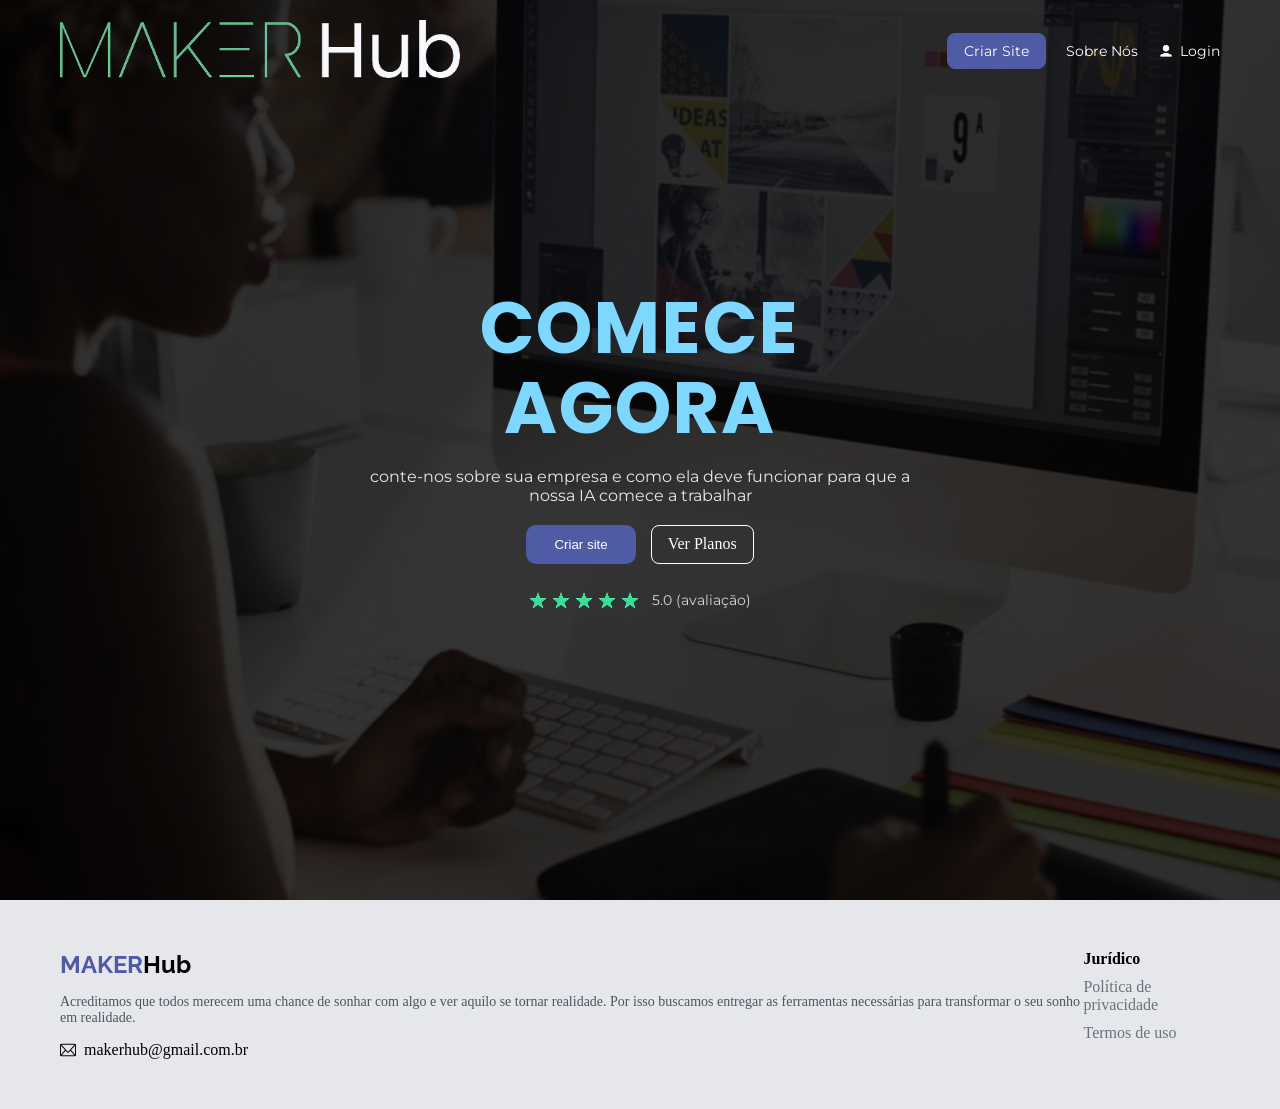
<file: index.html>
<!DOCTYPE html>
<html lang="pt-BR">
<head>
  <meta charset="UTF-8">
  <meta name="viewport" content="width=device-width, initial-scale=1.0">
  <title>Maker Hub</title>

  <link rel="preconnect" href="https://fonts.googleapis.com">
  <link rel="preconnect" href="https://fonts.gstatic.com" crossorigin>

  <link href="https://fonts.googleapis.com/css2?family=Raleway:wght@400;700&display=swap" rel="stylesheet">
  <link href="https://fonts.googleapis.com/css2?family=Poppins:wght@600;700&display=swap" rel="stylesheet">
  <link href="https://fonts.googleapis.com/css2?family=Montserrat:wght@400;500&display=swap" rel="stylesheet">

  <link rel="stylesheet" href="./style.css">
</head>

<body>

  <header class="navbar">
    <div class="logo">
      <img src="./images/logo.png" alt="Logo">
    </div>

    <nav>

      <a href="#" class="btn" id="navCreateSite">
        Criar Site
      </a>

      <a href="./pages/plano.html" class="btn hidden" id="navPlans">
        Ver Planos
      </a>

      <a href="#" id="navAbout">
        Sobre Nós
      </a>

      <a href="#" class="login" id="navLogin">
        <img src="./images/User.png" alt="user">
        <span id="navLoginText">Login</span>
      </a>

    </nav>
  </header>

  <section class="hero">
    <div class="overlay"></div>

    <div class="content">

      <h1>COMECE AGORA</h1>

      <p>
        conte-nos sobre sua empresa e como ela deve funcionar para que a nossa IA comece a trabalhar
      </p>

      <div class="hero-buttons">
        <button id="ctaBtn">Criar site</button>

        <a href="./pages/plano.html" class="btn-outline" id="heroPlansBtn">
          Ver Planos
        </a>
      </div>

      <div class="rating">
        <img src="./images/Star.png" alt="">
        <img src="./images/Star.png" alt="">
        <img src="./images/Star.png" alt="">
        <img src="./images/Star.png" alt="">
        <img src="./images/Star.png" alt="">
        <span>5.0 (avaliação)</span>
      </div>

      <div class="generator hidden" id="generatorBox">

        <textarea placeholder="quero um site sobre..."></textarea>

        <div class="generator-footer">
          <span id="charCount">0 / 500 caracteres</span>
          <button class="generate-btn">Gerar site</button>
        </div>

      </div>

      <div class="examples-container hidden" id="examplesBox">

        <p class="examples-title">EXEMPLOS</p>

        <div class="examples">
          <div>Uma clínica odontológica moderna com agendamento online</div>
          <div>Loja de roupas femininas com catálogo e carrinho</div>
          <div>Portfólio para fotógrafo freelance com galeria</div>
          <div>Academia de ginástica com planos e depoimentos</div>
        </div>

      </div>

    </div>
  </section>

  <footer class="footer" id="footerSection">
    <div class="footer-container">

      <div class="footer-left">
        <h2>MAKER<span>Hub</span></h2>

        <p>
          Acreditamos que todos merecem uma chance de sonhar com algo e ver aquilo se tornar realidade.
          Por isso buscamos entregar as ferramentas necessárias para transformar o seu sonho em realidade.
        </p>

        <div class="email">
          <img src="./images/email.png" alt="email">
          <span>makerhub@gmail.com.br</span>
        </div>
      </div>

      <div class="footer-right">
        <h4>Jurídico</h4>
        <a href="#">Política de privacidade</a>
        <a href="#">Termos de uso</a>
      </div>

    </div>
  </footer>

<div class="login-modal hidden" id="loginModal">
  <div class="login-box">

    <h2 id="modalTitle">Crie sua conta</h2>

    <button class="social-btn">
      <img src="./images/google.png" alt="">
      Continuar com Google
    </button>

    <div class="divider">
      <span></span>
      <p>ou</p>
      <span></span>
    </div>

    <label>Email</label>
    <input type="email" placeholder="Digite seu email">

    <div id="passwordGroup">
      <label>Senha</label>
      <input type="password" placeholder="Digite sua senha">
    </div>

    <button id="finishLogin">Concluir cadastro</button>

    <div class="login-footer">
      <span id="footerText">Já tem uma conta?</span>
      <a href="#" id="switchMode">Entrar</a>
    </div>

  </div>
</div>

  <script src="./script.js"></script>

</body>
</html>
</file>
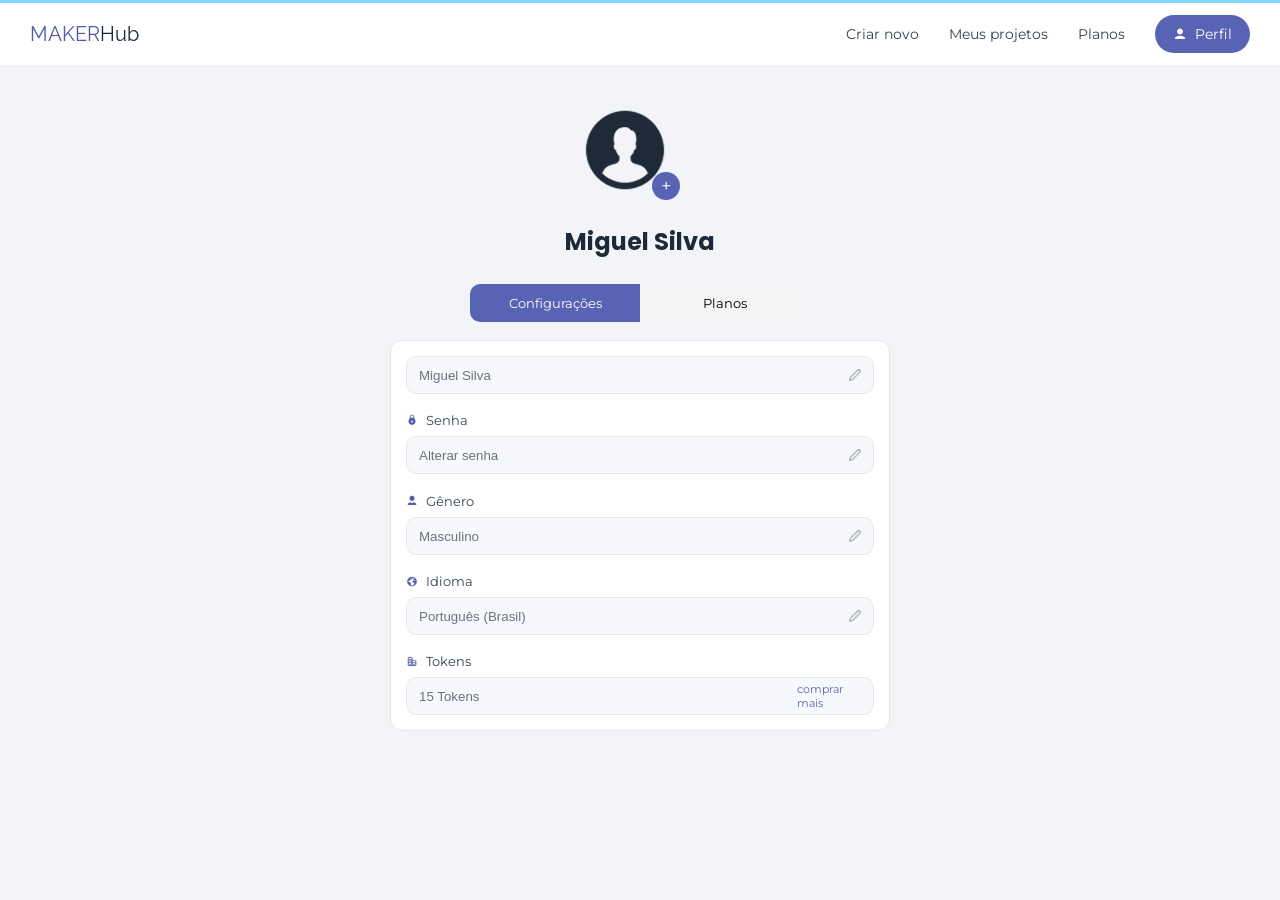
<file: pages/perfil.html>
<!DOCTYPE html>
<html lang="pt-BR">
<head>
  <meta charset="UTF-8">
  <meta name="viewport" content="width=device-width, initial-scale=1.0">
  <title>Perfil | Maker Hub</title>

  <link rel="preconnect" href="https://fonts.googleapis.com">
  <link rel="preconnect" href="https://fonts.gstatic.com" crossorigin>

  <link href="https://fonts.googleapis.com/css2?family=Raleway:wght@700&display=swap" rel="stylesheet">
  <link href="https://fonts.googleapis.com/css2?family=Poppins:wght@600;700&display=swap" rel="stylesheet">
  <link href="https://fonts.googleapis.com/css2?family=Montserrat:wght@400;500&display=swap" rel="stylesheet">

  <link rel="stylesheet" href="./perfil.css">
</head>
<body>

<header class="navbar">

  <div class="logo">
    MAKER<span>Hub</span>
  </div>

  <nav>
    <a href="../index.html">Criar novo</a>

    <a href="./projeto.html">Meus projetos</a>

    <a href="./plano.html">Planos</a>

    <a href="#" class="profile-btn">
      <img src="../images/User.png">
      Perfil
    </a>
  </nav>

</header>


<main class="profile-page">

  <div class="profile-top">

    <div class="profile-photo">
      <img src="../images/Profile.png">
      <div class="plus">+</div>
    </div>

    <h2>Miguel Silva</h2>

  </div>


  <div class="tabs">
    <button class="active">Configurações</button>

    <button onclick="window.location.href='plano.html'">
      Planos
    </button>
  </div>


  <div class="settings-box">

    <div class="field">
      <input value="Miguel Silva">
      <img class="edit" src="../images/editor.png">
    </div>


    <div class="label">
      <img src="../images/senha.png">
      Senha
    </div>

    <div class="field">
      <input value="Alterar senha">
      <img class="edit" src="../images/editor.png">
    </div>


    <div class="label">
      <img src="../images/usuario.png">
      Gênero
    </div>

    <div class="field">
      <input value="Masculino">
      <img class="edit" src="../images/editor.png">
    </div>


    <div class="label">
      <img src="../images/idioma.png">
      Idioma
    </div>

    <div class="field">
      <input value="Português (Brasil)">
      <img class="edit" src="../images/editor.png">
    </div>


    <div class="label">
      <img src="../images/token.png">
      Tokens
    </div>

    <div class="field">
      <input value="15 Tokens">
      <a href="plano.html">comprar mais</a>
    </div>

  </div>

</main>

</body>
</html>
</file>
<file: style.css>
* {
  margin: 0;
  padding: 0;
  box-sizing: border-box;
}

:root {
  --primary: #505ba6;
  --blue: #7ed7ff;
  --dark: #1f2937;
  --green: #3ddc97;

  --font-logo: "Raleway", sans-serif;
  --font-title: "Poppins", sans-serif;
  --font-text: "Montserrat", sans-serif;
}

.navbar {
  position: absolute;
  top: 0;
  width: 100%;
  padding: 20px 60px;
  display: flex;
  justify-content: space-between;
  align-items: center;
  z-index: 10;
}

.logo img {
  width: 400px;
  height: 58px;
}

nav {
  display: flex;
  gap: 20px;
  align-items: center;
}

nav a {
  color: white;
  text-decoration: none;
  font-family: var(--font-text);
  font-size: 14px;
}

.btn {
  background: var(--primary);
  padding: 8px 16px;
  border-radius: 8px;
}

.btn:hover {
  background: #3f4890;
}

.login {
  display: flex;
  align-items: center;
  gap: 6px;
}

.login img {
  width: 16px;
}

.hero {
  height: 100vh;
  background: url("images/imagem1.png") center/cover no-repeat;
  position: relative;
  display: flex;
  align-items: center;
  justify-content: center;
}

.overlay {
  position: absolute;
  width: 100%;
  height: 100%;
  background: rgba(0,0,0,0.55);
}

.content {
  position: relative;
  text-align: center;
  color: white;
  max-width: 600px;
  padding: 20px;
  z-index: 2;
}

.content h1 {
  font-family: var(--font-title);
  font-size: 72px;
  color: var(--blue);
  line-height: 1.1;
  letter-spacing: 2px; 
}

.content p {
  margin: 20px 0;
  font-family: var(--font-text);
  color: #e5e7eb;
}

.hero-buttons {
  display: flex;
  justify-content: center;
  gap: 15px;
  margin-top: 15px;
}

.content button {
  padding: 12px 28px;
  border-radius: 10px;
  cursor: pointer;
  border: none;
}

#ctaBtn {
  background: var(--primary);
  color: white;
}

.btn {
  background: var(--primary);
  padding: 8px 16px;
  border-radius: 8px;
  border: 1px solid var(--primary);

  transition: 0.3s;
}

.btn:hover {
  background: #3f4890;
}

#navPlans,
#heroPlansBtn {
  background: transparent;
  padding: 8px 16px;
  border-radius: 8px;
  border: 1px solid white;
  color: white;

  transition: 0.3s;
  text-decoration: none;
}

#navPlans:hover,
#heroPlansBtn:hover {
  background: rgba(255,255,255,0.15);
}

.btn-outline {
  background: transparent;
  border: 1px solid white;
}

.rating {
  margin-top: 25px;

  display: flex;
  justify-content: center;
  align-items: center;
  gap: 5px;

  font-family: var(--font-text);
}

.rating img {
  width: 18px;
}

.rating span {
  margin-left: 8px;
  font-size: 14px;
  color: #d1d5db;
}

.footer {
  background: #e5e7eb;
  padding: 50px 60px;
}

.footer-container {
  display: flex;
  justify-content: space-between;
  max-width: 1200px;
  margin: 0 auto;
}

.footer-left h2 {
  font-family: var(--font-logo);
  color: var(--primary);
}

.footer-left span {
  color: black;
}

.footer-left p {
  margin: 15px 0;
  font-size: 14px;
  color: #4b5563;
}

.email {
  display: flex;
  gap: 8px;
}

.email img {
  width: 16px;
}

.footer-right {
  display: flex;
  flex-direction: column;
  gap: 10px;
}

.footer-right a {
  text-decoration: none;
  color: #6b7280;
}

.footer-right a:hover {
  color: var(--primary);
}

.hidden {
  display: none;
}

.generator {
  margin-top: 30px;
  background: rgba(255, 255, 255, 0.97); 
  border-radius: 20px;
  padding: 25px;
  text-align: left;
  backdrop-filter: blur(10px);
}

.generator textarea {
  width: 100%;
  height: 120px;
  border: none;
  outline: none;
  resize: none;

  font-family: var(--font-title); 
  font-size: 15px;
  color: #1f2937;

  background: transparent;
}

.generator textarea::placeholder {
  color: #9ca3af;
  font-family: var(--font-title);
}

.generator-footer {
  display: flex;
  justify-content: space-between;
  align-items: center;
  margin-top: 10px;
  font-size: 12px;
  color: #6b7280;
}

.generate-btn {
  background: #a5accf;
  color: white;
  border: none;
  padding: 10px 20px;
  border-radius: 20px;
  cursor: not-allowed;
  opacity: 0.6;
  transition: 0.3s;
}

.generate-btn.active {
  background: #505ba6; 
  cursor: pointer;
  opacity: 1;
}

.generate-btn.active:hover {
  background: #3f4890;
}

.examples-title {
  text-align: center;
  margin: 20px 0 10px;
  font-size: 12px;
  color: #6b7280;
}

.examples {
  display: grid;
  grid-template-columns: 1fr 1fr;
  gap: 10px;
}

.examples div {
  background: rgba(255, 255, 255, 0.2);
  border: 1px solid rgba(255, 255, 255, 0.3);
  padding: 12px;
  border-radius: 12px;

  font-size: 13px;
  color: rgb(219, 218, 218);

  font-family: var(--font-title); 
  backdrop-filter: blur(6px);
  transition: 0.3s;
}

.examples div:hover {
  background: rgba(255, 255, 255, 0.35);
  cursor: pointer;
}

.login-modal {
  position: fixed;
  inset: 0;
  background: rgba(0,0,0,.55);
  display: flex;
  justify-content: center;
  align-items: center;
  z-index: 999;
}

.login-box {
  width: 380px;
  background: #f4f4f6;
  border-radius: 18px;
  padding: 30px;
}

.login-box h2 {
  text-align: center;
  margin-bottom: 25px;
  color: #505ba6;
  font-family: var(--font-title);
  font-size: 32px;
}

.social-btn {
  width: 100%;
  height: 52px;
  border: 1px solid #d7d7d7;
  background: transparent;
  border-radius: 10px;
  margin-bottom: 15px;

  display: flex;
  align-items: center;
  justify-content: center;
  gap: 10px;

  cursor: pointer;

  font-family: var(--font-text);
  font-size: 14px;
}

.social-btn img {
  width: 22px;
}

.divider {
  display: flex;
  align-items: center;
  gap: 10px;
  margin: 15px 0;
}

.divider span {
  flex: 1;
  height: 1px;
  background: #d6d6d6;
}

.divider p {
  color: #8b8b8b;
  font-size: 13px;
  margin: 0;
}

.login-box label {
  display: block;
  margin-top: 12px;
  margin-bottom: 6px;

  font-family: var(--font-text);
  font-size: 14px;
  color: #555;
}

.login-box input {
  width: 100%;
  height: 42px;
  border: 1px solid #d9d9d9;
  border-radius: 8px;
  padding-left: 12px;
  outline: none;
}

#finishLogin {
  width: 100%;
  margin-top: 18px;
  height: 44px;
  background: #505ba6;
  color: white;
  border: none;
  border-radius: 8px;
  cursor: pointer;

  font-family: var(--font-title);
}

.login-footer {
  text-align: center;
  margin-top: 12px;
  font-size: 13px;
  color: #777;
}

.login-footer a {
  color: #505ba6;
  text-decoration: none;
}

.hidden {
  display: none;
}

#heroPlansBtn {
  display: inline-flex;
  align-items: center;
  justify-content: center;
  text-decoration: none;
}

@media (max-width: 768px) {

  body {
    overflow-x: hidden;
  }

  .navbar {
    padding: 20px;
    flex-direction: column;
    gap: 20px;
  }

  .logo img {
    width: 220px;
    height: auto;
  }

  nav {
    flex-wrap: wrap;
    justify-content: center;
    gap: 12px;
  }

  nav a {
    font-size: 13px;
  }

  .btn {
    padding: 8px 14px;
  }

  .hero {
    min-height: 100vh;
    padding: 120px 20px 40px;
  }

  .content {
    max-width: 100%;
    padding: 10px;
  }

  .content h1 {
    font-size: 42px;
    line-height: 1.1;
  }

  .content p {
    font-size: 14px;
    line-height: 1.5;
  }

  .hero-buttons {
    flex-direction: column;
    width: 100%;
    gap: 12px;
    margin-top: 20px;
  }

  .hero-buttons button,
  #heroPlansBtn {
    width: 100%;
    text-align: center;
    padding: 14px;
  }

  .rating {
    flex-wrap: wrap;
    margin-top: 20px;
  }

  .rating span {
    width: 100%;
    margin-left: 0;
    margin-top: 8px;
    text-align: center;
    font-size: 13px;
  }

  .generator {
    margin-top: 25px;
    padding: 18px;
    border-radius: 15px;
  }

  .generator textarea {
    height: 100px;
    font-size: 14px;
  }

  .generator-footer {
    flex-direction: column;
    gap: 12px;
    align-items: stretch;
  }

  .generate-btn {
    width: 100%;
  }

  .examples {
    grid-template-columns: 1fr;
  }

  .examples div {
    font-size: 12px;
  }

  .login-box {
    width: 92%;
    padding: 22px;
  }

  .login-box h2 {
    font-size: 24px;
  }

  .social-btn {
    height: 48px;
    font-size: 13px;
  }

  .login-box input {
    height: 40px;
  }

  #finishLogin {
    height: 42px;
  }

  .footer {
    padding: 35px 20px;
  }

  .footer-container {
    flex-direction: column;
    gap: 35px;
    text-align: center;
  }

  .footer-left p {
    font-size: 13px;
  }

  .email {
    justify-content: center;
  }

  .footer-right {
    align-items: center;
  }
}
</file>
<file: pages/perfil.css>
*{
    margin:0;
    padding:0;
    box-sizing:border-box;
  }
  
  :root{
    --primary:#505ba6;
    --blue:#7ed7ff;
    --font-logo:"Raleway",sans-serif;
    --font-title:"Poppins",sans-serif;
    --font-text:"Montserrat",sans-serif;
  }
  
  body{
    background:#f2f4f7;
    font-family:var(--font-text);
  }
  
  .navbar{
    background:white;
    height:65px;
    padding:0 30px;
    display:flex;
    justify-content:space-between;
    align-items:center;
    border-top:3px solid var(--blue);
  }
  
  .logo{
    font-family:var(--font-logo);
    font-size:20px;
    color:var(--primary);
  }
  
  .logo span{
    color:#1f2937;
  }
  
  nav{
    display:flex;
    align-items:center;
    gap:30px;
  }
  
  nav a{
    text-decoration:none;
    color:#374151;
    font-size:14px;
  }
  
  .profile-btn{
    background:#5963b4;
    color:white;
    padding:10px 18px;
    border-radius:20px;
  
    display:flex;
    align-items:center;
    gap:8px;
  }
  
  .profile-btn img{
    width:14px;
    filter:brightness(0) invert(1);
  }

  .profile-page{
    width:100%;
    display:flex;
    flex-direction:column;
    align-items:center;
    margin-top:25px;
  }
  
  .profile-photo{
    width:120px;
    height:120px;
    border-radius:50%;
    position:relative;
  }
  
  .profile-photo img{
    width:100%;
    height:100%;
    object-fit:contain;
  }
  
  .plus{
    position:absolute;
    right:5px;
    bottom:10px;
  
    width:28px;
    height:28px;
    border-radius:50%;
  
    background:#5963b4;
    color:white;
  
    display:flex;
    justify-content:center;
    align-items:center;
    font-size:18px;
  }
  
  .profile-top h2{
    text-align:center;
    margin-top:14px;
    font-family:var(--font-title);
    color:#1f2937;
  }
  
  /* TABS */
  
  .tabs{
    margin-top:25px;
    width:340px;
  
    display:flex;
    background:white;
    border-radius:10px;
    overflow:hidden;
  }
  
  .tabs button{
    flex:1;
    height:38px;
    border:none;
    cursor:pointer;
    background:#f3f4f6;
    font-family:var(--font-text);
  }
  
  .tabs .active{
    background:#5963b4;
    color:white;
  }
  
  /* BOX */
  
  .settings-box{
    margin-top:18px;
    width:500px;
    background:white;
    padding:15px;
    border-radius:12px;
    border:1px solid #e5e7eb;
  }
  
  .label{
    display:flex;
    align-items:center;
    gap:8px;
    margin-top:18px;
    margin-bottom:8px;
  
    font-size:13px;
    color:#374151;
  }
  
  .label img{
    width:12px;
  }
  
  .field{
    height:38px;
    background:#f7f8fb;
    border:1px solid #e5e7eb;
    border-radius:10px;
  
    padding:0 12px;
  
    display:flex;
    justify-content:space-between;
    align-items:center;
  }
  
  .field input{
    border:none;
    background:none;
    outline:none;
    color:#6b7280;
    width:100%;
  }
  
  .edit{
    width:12px;
    cursor:pointer;
  }
  
  .field a{
    text-decoration:none;
    font-size:11px;
    color:#5963b4;
  }

  @media(max-width:768px){

  .navbar{
    height:auto;
    padding:15px;
    flex-direction:column;
    gap:15px;
  }

  .logo{
    font-size:22px;
  }

  nav{
    width:100%;
    justify-content:center;
    flex-wrap:wrap;
    gap:12px;
  }

  nav a{
    font-size:12px;
  }

  .profile-btn{
    padding:8px 14px;
    font-size:12px;
  }

  .profile-btn img{
    width:12px;
  }

  .profile-page{
    margin-top:20px;
    padding:0 12px;
  }

  .profile-photo{
    width:90px;
    height:90px;
  }

  .plus{
    width:24px;
    height:24px;
    font-size:15px;
    right:2px;
    bottom:4px;
  }

  .profile-top h2{
    font-size:20px;
  }

  .tabs{
    width:100%;
    max-width:350px;
    margin-top:20px;
  }

  .tabs button{
    font-size:13px;
    height:42px;
  }

  .settings-box{
    width:100%;
    padding:14px;
  }

  .label{
    font-size:12px;
  }

  .label img{
    width:11px;
  }

  .field{
    height:42px;
    padding:0 10px;
  }

  .field input{
    font-size:13px;
  }

  .field a{
    font-size:10px;
    white-space:nowrap;
  }

  .edit{
    width:11px;
  }

}
</file>
